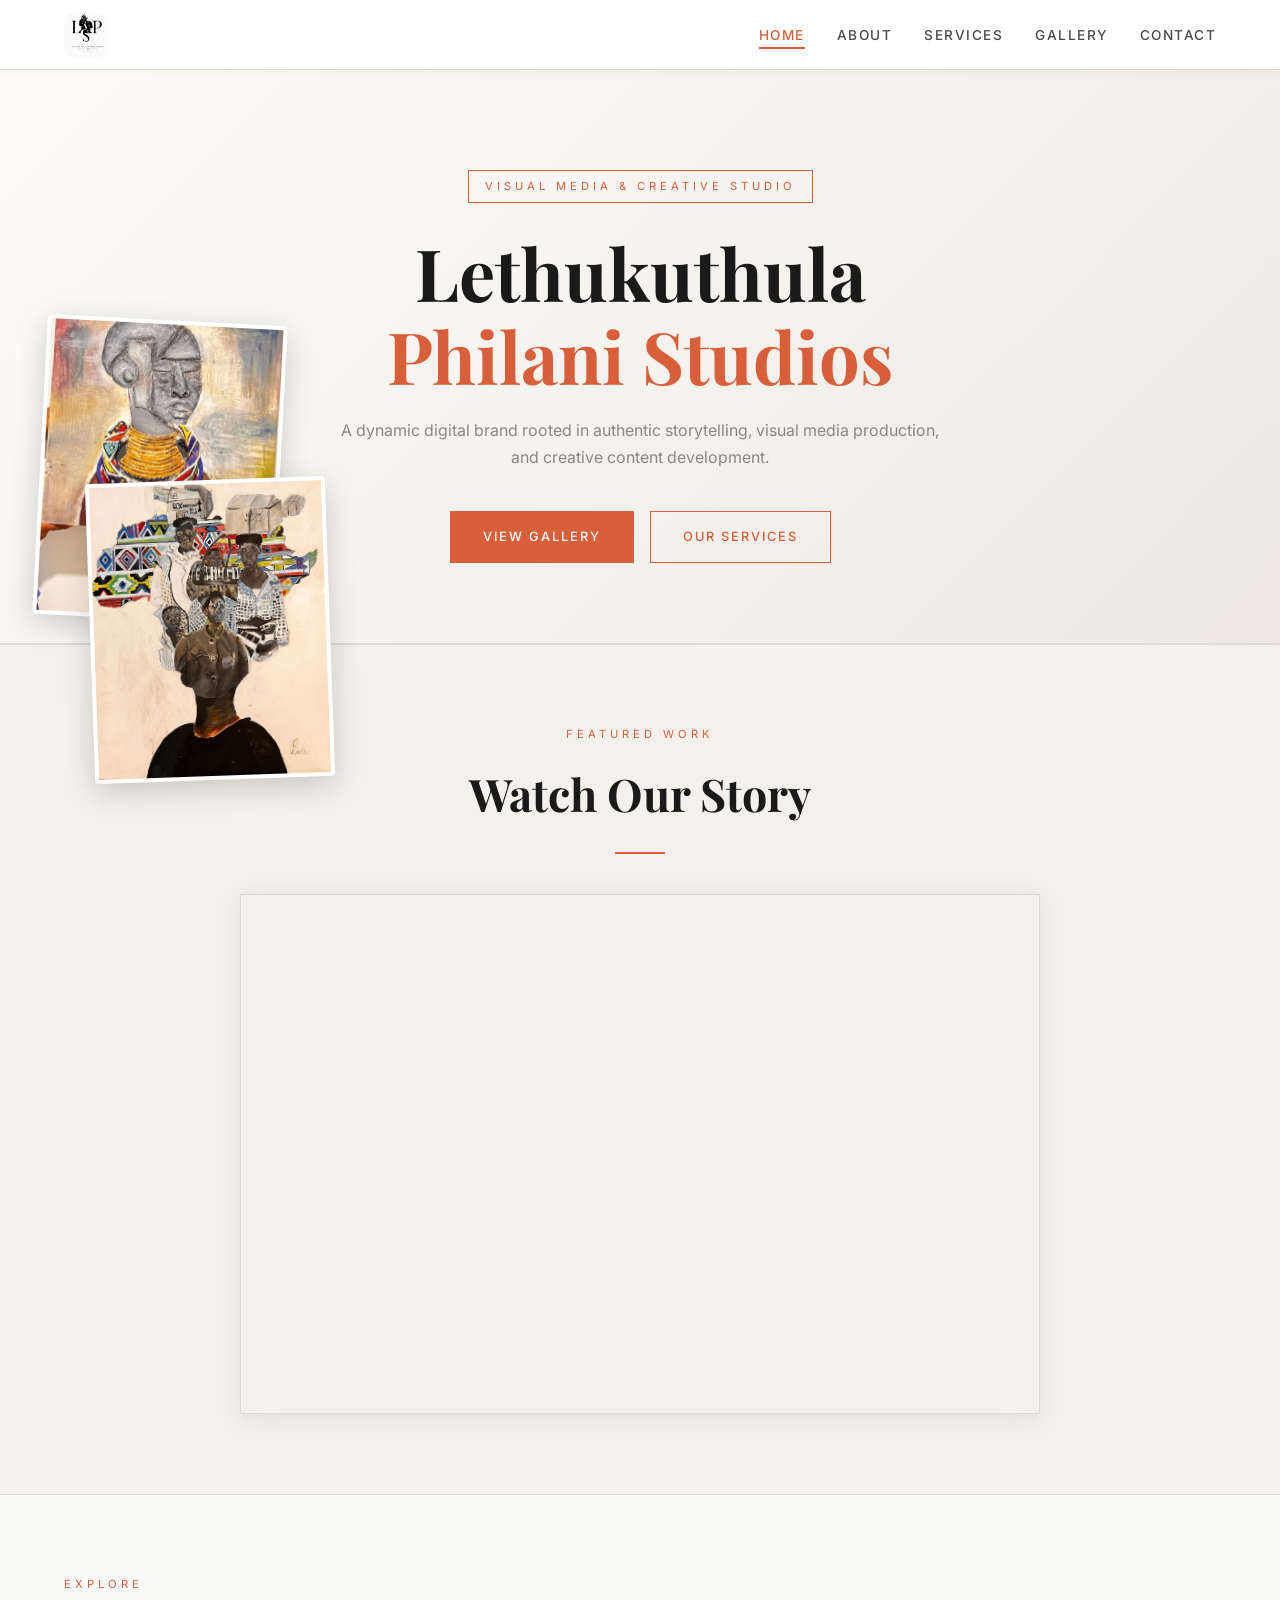
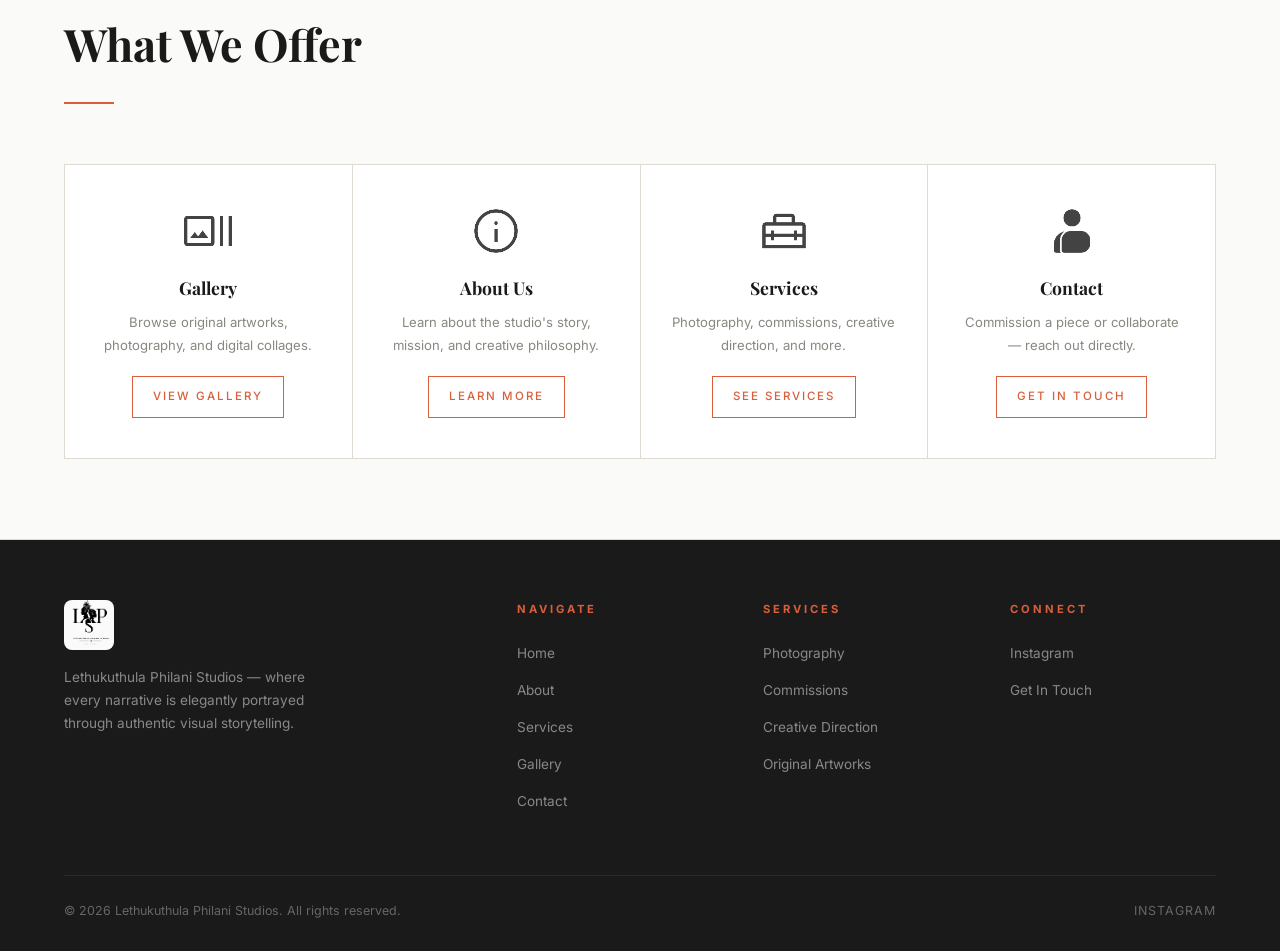
<file: LPS/index.html>
<!DOCTYPE html>
<html lang="en">
<head>
  <meta charset="UTF-8" />
  <meta name="viewport" content="width=device-width, initial-scale=1.0" />
  <title>Lethukuthula Philani Studios</title>
  <meta name="description" content="Lethukuthula Philani Studios — a dynamic creative studio rooted in authentic
                                    visual storytelling, photography, and original artworks." />
  <meta name="keywords" content="photography, creative studio, original artworks, visual storytelling, South Africa" />
  <meta name="author" content="Lethukuthula Philani Studios" />
  <link rel="stylesheet" href="style.css" />
</head>
<body>

  <header>
  <!-- TOP NAVIGATION -->
  <nav class="top-nav">
    <a href="index.html"><img src="Images/Logo.png" alt="Lethukuthula Philani Studios" class="nav-logo" /></a>
    <ul class="nav-links">
      <li><a href="index.html" class="active">Home</a></li>
      <li><a href="about.html">About</a></li>
      <li><a href="services.html">Services</a></li>
      <li><a href="gallery.html">Gallery</a></li>
      <li><a href="contact.html">Contact</a></li>
    </ul>
  </nav>
  </header>

  <main>
  <!-- COLLAGE STACK -->
  <div class="collage-stack">
    <img src="Images/Gallery/IMG_5814.jpg" alt="Artwork 1" class="collage-img collage-img--1" />
    <img src="Images/Gallery/IMG_5815.jpg" alt="Artwork 2" class="collage-img collage-img--2" />
    <img src="Images/Gallery/IMG_5816.jpg" alt="Artwork 3" class="collage-img collage-img--3" />
  </div>

  <!-- HERO -->
  <section class="hero">
    <span class="hero-tag">Visual Media &amp; Creative Studio</span>
    <h1>Lethukuthula<br /><span>Philani Studios</span></h1>
    <p>A dynamic digital brand rooted in authentic storytelling, visual media production, and creative content development.</p>
    <div class="btn-group">
      <a href="gallery.html" class="btn btn-fill">View Gallery</a>
      <a href="services.html" class="btn">Our Services</a>
    </div>
  </section>

  <!-- YOUTUBE VIDEO -->
  <section class="video-section">
    <p class="section-label">Featured Work</p>
    <h2 class="section-title">Watch Our Story</h2>
    <div class="divider" style="margin: 0 auto 0;"></div>
    <div class="video-wrapper">
    <iframe width="560" height="315"
        src="https://www.youtube.com/embed/Aqg0iFuCNMo?si=363zEilnjqGJO-Cw"
        title="YouTube video player" frameborder="0"
        allow="accelerometer; autoplay; clipboard-write; encrypted-media; gyroscope; picture-in-picture; web-share"
        referrerpolicy="strict-origin-when-cross-origin" allowfullscreen>
    </iframe>
    </div>
  </section>

  <!-- QUICK NAVIGATION CARDS -->
  <section class="section">
    <p class="section-label">Explore</p>
    <h2 class="section-title">What We Offer</h2>
    <div class="divider"></div>
    <div class="quick-grid">
      <div class="quick-card">
        <img src="Icons/gallery.png" alt="Gallery" class="icon" />
        <h3>Gallery</h3>
        <p>Browse original artworks, photography, and digital collages.</p>
        <a href="gallery.html" class="btn">View Gallery</a>
      </div>
      <div class="quick-card">
        <img src="Icons/about.png" alt="About Us" class="icon" />
        <h3>About Us</h3>
        <p>Learn about the studio's story, mission, and creative philosophy.</p>
        <a href="about.html" class="btn">Learn More</a>
      </div>
      <div class="quick-card">
        <img src="Icons/services.png" alt="Services" class="icon" />
        <h3>Services</h3>
        <p>Photography, commissions, creative direction, and more.</p>
        <a href="services.html" class="btn">See Services</a>
      </div>
      <div class="quick-card">
        <img src="Icons/contact.png" alt="Contact" class="icon" />
        <h3>Contact</h3>
        <p>Commission a piece or collaborate — reach out directly.</p>
        <a href="contact.html" class="btn">Get In Touch</a>
      </div>
    </div>
  </section>

  </main>

  <!-- FOOTER / BOTTOM NAVIGATION -->
  <footer class="footer">
    <div class="footer-grid">
      <div class="footer-brand">
        <a href="index.html"><img src="Images/Logo.png" alt="Lethukuthula Philani Studios" class="footer-logo" /></a>
        <p>Lethukuthula Philani Studios — where every narrative is elegantly portrayed through authentic visual storytelling.</p>
      </div>
      <div class="footer-col">
        <h4>Navigate</h4>
        <ul>
          <li><a href="index.html">Home</a></li>
          <li><a href="about.html">About</a></li>
          <li><a href="services.html">Services</a></li>
          <li><a href="gallery.html">Gallery</a></li>
          <li><a href="contact.html">Contact</a></li>
        </ul>
      </div>
      <div class="footer-col">
        <h4>Services</h4>
        <ul>
          <li><a href="services.html">Photography</a></li>
          <li><a href="services.html">Commissions</a></li>
          <li><a href="services.html">Creative Direction</a></li>
          <li><a href="services.html">Original Artworks</a></li>
        </ul>
      </div>
      <div class="footer-col">
        <h4>Connect</h4>
        <ul>
    <!-- If Needed, replace the social media links so the buttons can lead to the correct profiles -->
          <li><a href="https://www.instagram.com/lethukuthula_philani_studios?igsh=Y3llNGc0bjZza3Qw" target="_blank">Instagram</a></li>
          <li><a href="contact.html">Get In Touch</a></li>
        </ul>
      </div>
    </div>
    <div class="footer-bottom">
      <p>&copy; 2026 Lethukuthula Philani Studios. All rights reserved.</p>

    <!-- If Needed, replace the social media links so the buttons can lead to the correct profiles -->
      <div class="social-links">
        <a href="https://www.instagram.com/lethukuthula_philani_studios?igsh=Y3llNGc0bjZza3Qw" target="_blank">Instagram</a>
      </div>
    </div>
  </footer>

</body>
</html>
</file>
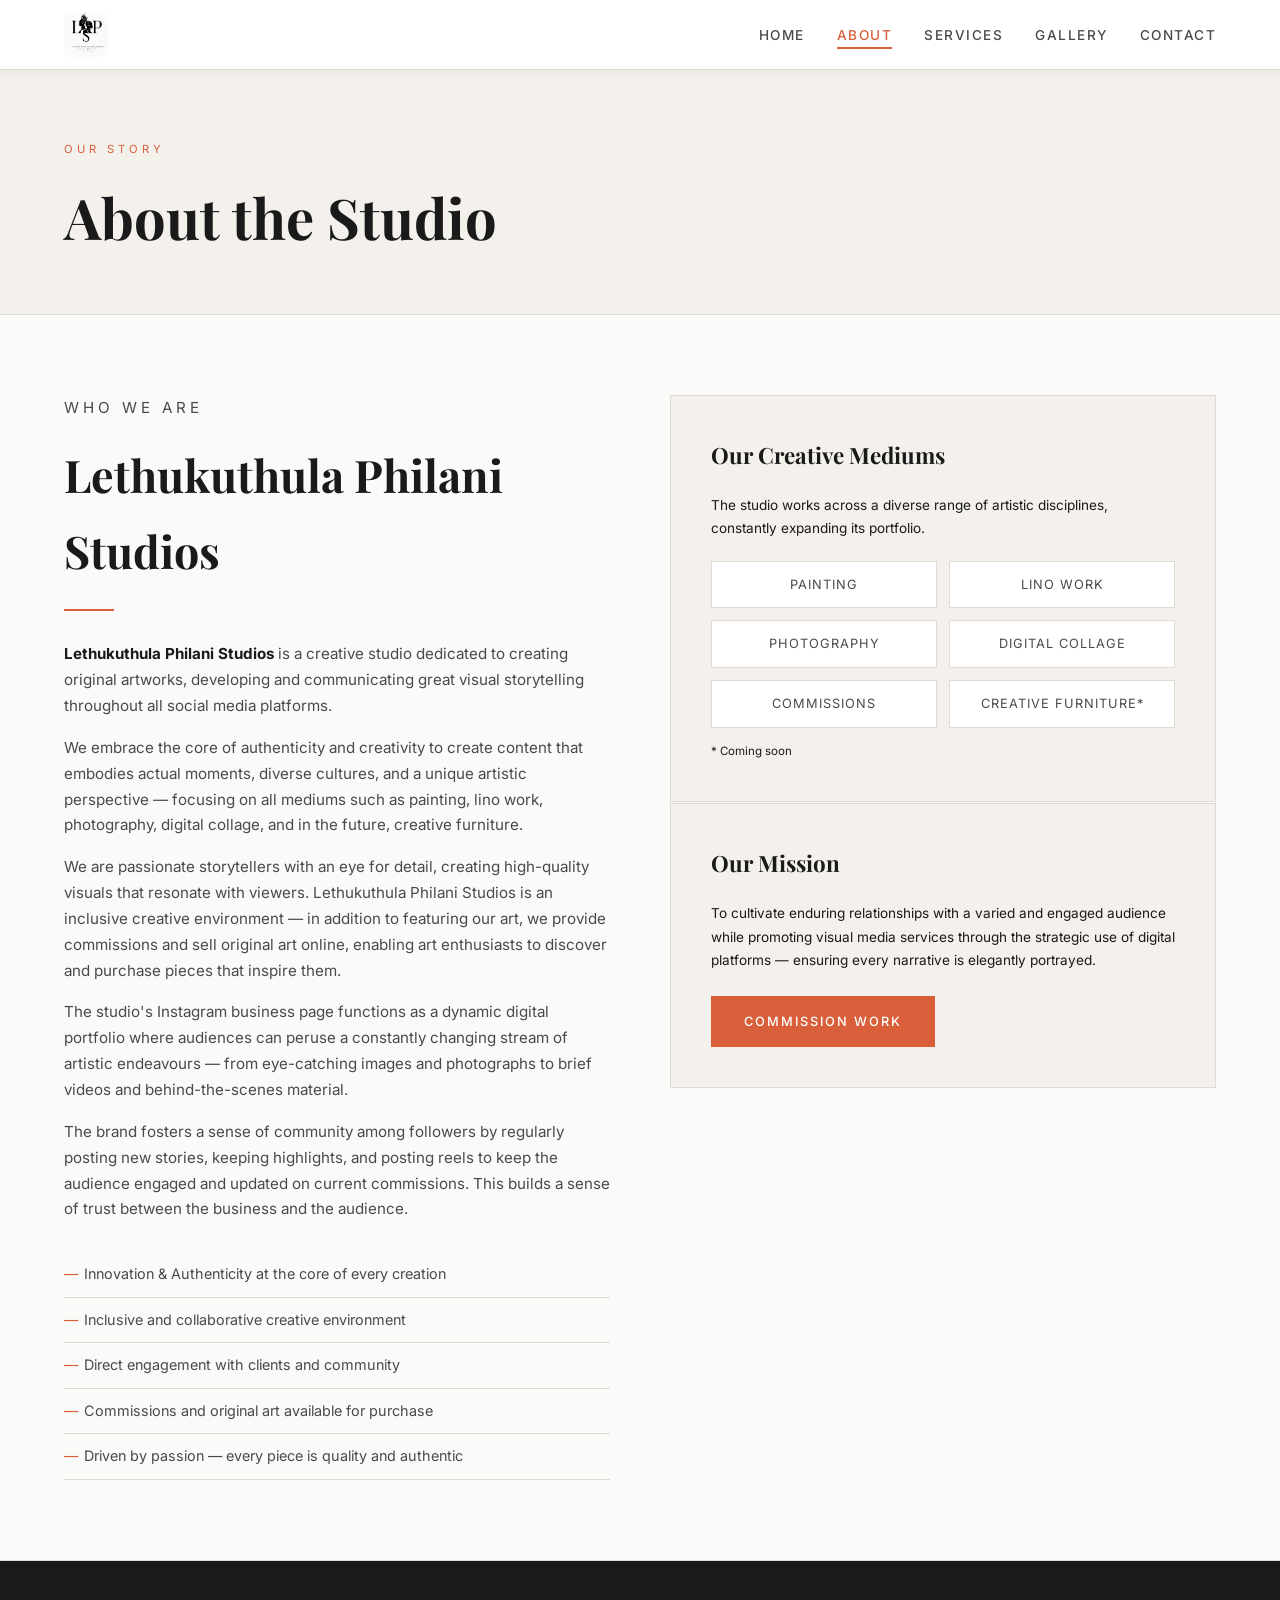
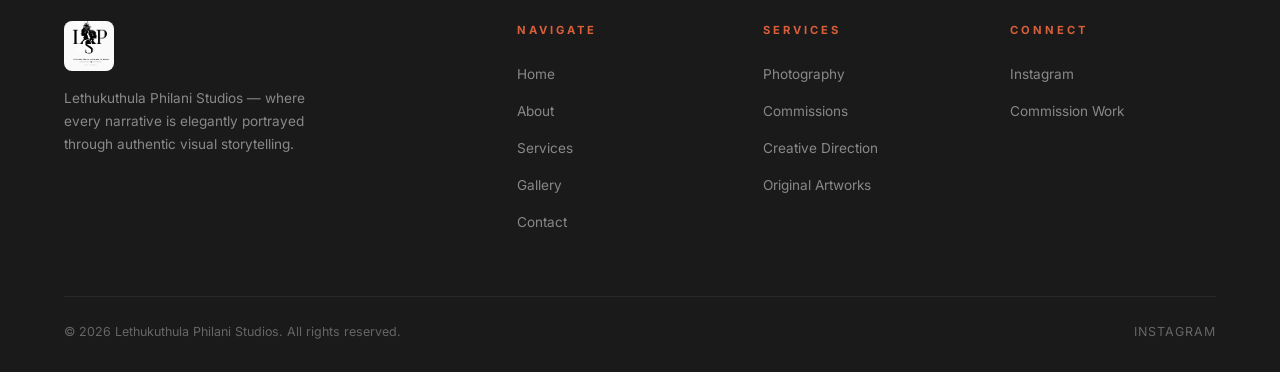
<file: LPS/about.html>
<!DOCTYPE html>
<html lang="en">
<head>
  <meta charset="UTF-8" />
  <meta name="viewport" content="width=device-width, initial-scale=1.0" />
  <title>About — Lethukuthula Philani Studios</title>
  <meta name="description" content="Learn about Lethukuthula Philani Studios — our story, mission, creative mediums, and artistic philosophy." />
  <meta name="keywords" content="about, creative studio, painting, lino work, photography, digital collage, South Africa" />
  <meta name="author" content="Lethukuthula Philani Studios" />
  <link rel="stylesheet" href="style.css" />
</head>
<body>

  <header>
  <nav class="top-nav">
    <a href="index.html"><img src="Images/Logo.png" alt="Lethukuthula Philani Studios" class="nav-logo" /></a>
    <ul class="nav-links">
      <li><a href="index.html">Home</a></li>
      <li><a href="about.html" class="active">About</a></li>
      <li><a href="services.html">Services</a></li>
      <li><a href="gallery.html">Gallery</a></li>
      <li><a href="contact.html">Contact</a></li>
    </ul>
  </nav>
  </header>

  <main>
  <div class="page-header">
    <p class="section-label">Our Story</p>
    <h1>About the Studio</h1>
  </div>

  <section class="section">
    <div class="about-grid">
      <div class="about-text">
        <p class="section-label">Who We Are</p>
        <h2 class="section-title">Lethukuthula Philani Studios</h2>
        <div class="divider"></div>
        <p>
          <strong>Lethukuthula Philani Studios</strong> is a creative studio dedicated to creating original artworks, developing and communicating great visual storytelling throughout all social media platforms.
        </p>
        <p>
          We embrace the core of authenticity and creativity to create content that embodies actual moments, diverse cultures, and a unique artistic perspective — focusing on all mediums such as painting, lino work, photography, digital collage, and in the future, creative furniture.
        </p>
        <p>
          We are passionate storytellers with an eye for detail, creating high-quality visuals that resonate with viewers. Lethukuthula Philani Studios is an inclusive creative environment — in addition to featuring our art, we provide commissions and sell original art online, enabling art enthusiasts to discover and purchase pieces that inspire them.
        </p>
        <p>
          The studio's Instagram business page functions as a dynamic digital portfolio where audiences can peruse a constantly changing stream of artistic endeavours — from eye-catching images and photographs to brief videos and behind-the-scenes material.
        </p>
        <p>
          The brand fosters a sense of community among followers by regularly posting new stories, keeping highlights, and posting reels to keep the audience engaged and updated on current commissions. This builds a sense of trust between the business and the audience.
        </p>

        <ul class="values-list" style="margin-top: 30px;">
          <li>Innovation &amp; Authenticity at the core of every creation</li>
          <li>Inclusive and collaborative creative environment</li>
          <li>Direct engagement with clients and community</li>
          <li>Commissions and original art available for purchase</li>
          <li>Driven by passion — every piece is quality and authentic</li>
        </ul>
      </div>

      <div>
        <div class="about-aside">
          <h3>Our Creative Mediums</h3>
          <p style="font-size:0.85rem; color: var(--grey); margin-bottom: 10px;">
            The studio works across a diverse range of artistic disciplines, constantly expanding its portfolio.
          </p>
          <div class="mediums-grid">
            <div class="medium-tag">Painting</div>
            <div class="medium-tag">Lino Work</div>
            <div class="medium-tag">Photography</div>
            <div class="medium-tag">Digital Collage</div>
            <div class="medium-tag">Commissions</div>
            <div class="medium-tag">Creative Furniture*</div>
          </div>
          <p style="font-size:0.72rem; color: var(--grey); margin-top: 14px;">* Coming soon</p>
        </div>

        <div class="about-aside" style="margin-top: 1px;">
          <h3>Our Mission</h3>
          <p style="font-size:0.85rem; color: var(--grey);">
            To cultivate enduring relationships with a varied and engaged audience while promoting visual media services through the strategic use of digital platforms — ensuring every narrative is elegantly portrayed.
          </p>
          <a href="contact.html" class="btn btn-fill" style="margin-top: 24px; display: inline-block;">Commission Work</a>
        </div>
      </div>
    </div>
  </section>

  </main>

  <footer class="footer">
    <div class="footer-grid">
      <div class="footer-brand">
        <a href="index.html"><img src="Images/Logo.png" alt="Lethukuthula Philani Studios" class="footer-logo" /></a>
        <p>Lethukuthula Philani Studios — where every narrative is elegantly portrayed through authentic visual storytelling.</p>
      </div>
      <div class="footer-col">
        <h4>Navigate</h4>
        <ul>
          <li><a href="index.html">Home</a></li>
          <li><a href="about.html">About</a></li>
          <li><a href="services.html">Services</a></li>
          <li><a href="gallery.html">Gallery</a></li>
          <li><a href="contact.html">Contact</a></li>
        </ul>
      </div>
      <div class="footer-col">
        <h4>Services</h4>
        <ul>
          <li><a href="services.html">Photography</a></li>
          <li><a href="services.html">Commissions</a></li>
          <li><a href="services.html">Creative Direction</a></li>
          <li><a href="services.html">Original Artworks</a></li>
        </ul>
      </div>
      <div class="footer-col">
        <h4>Connect</h4>
        <ul>
          <li><a href="https://www.instagram.com/lethukuthula_philani_studios?igsh=Y3llNGc0bjZza3Qw" target="_blank">Instagram</a></li>
          <li><a href="contact.html">Commission Work</a></li>
        </ul>
      </div>
    </div>
    <div class="footer-bottom">
      <p>&copy; 2026 Lethukuthula Philani Studios. All rights reserved.</p>
      <div class="social-links">
        <a href="https://www.instagram.com/lethukuthula_philani_studios?igsh=Y3llNGc0bjZza3Qw" target="_blank">Instagram</a>
      </div>
    </div>
  </footer>

</body>
</html>
</file>
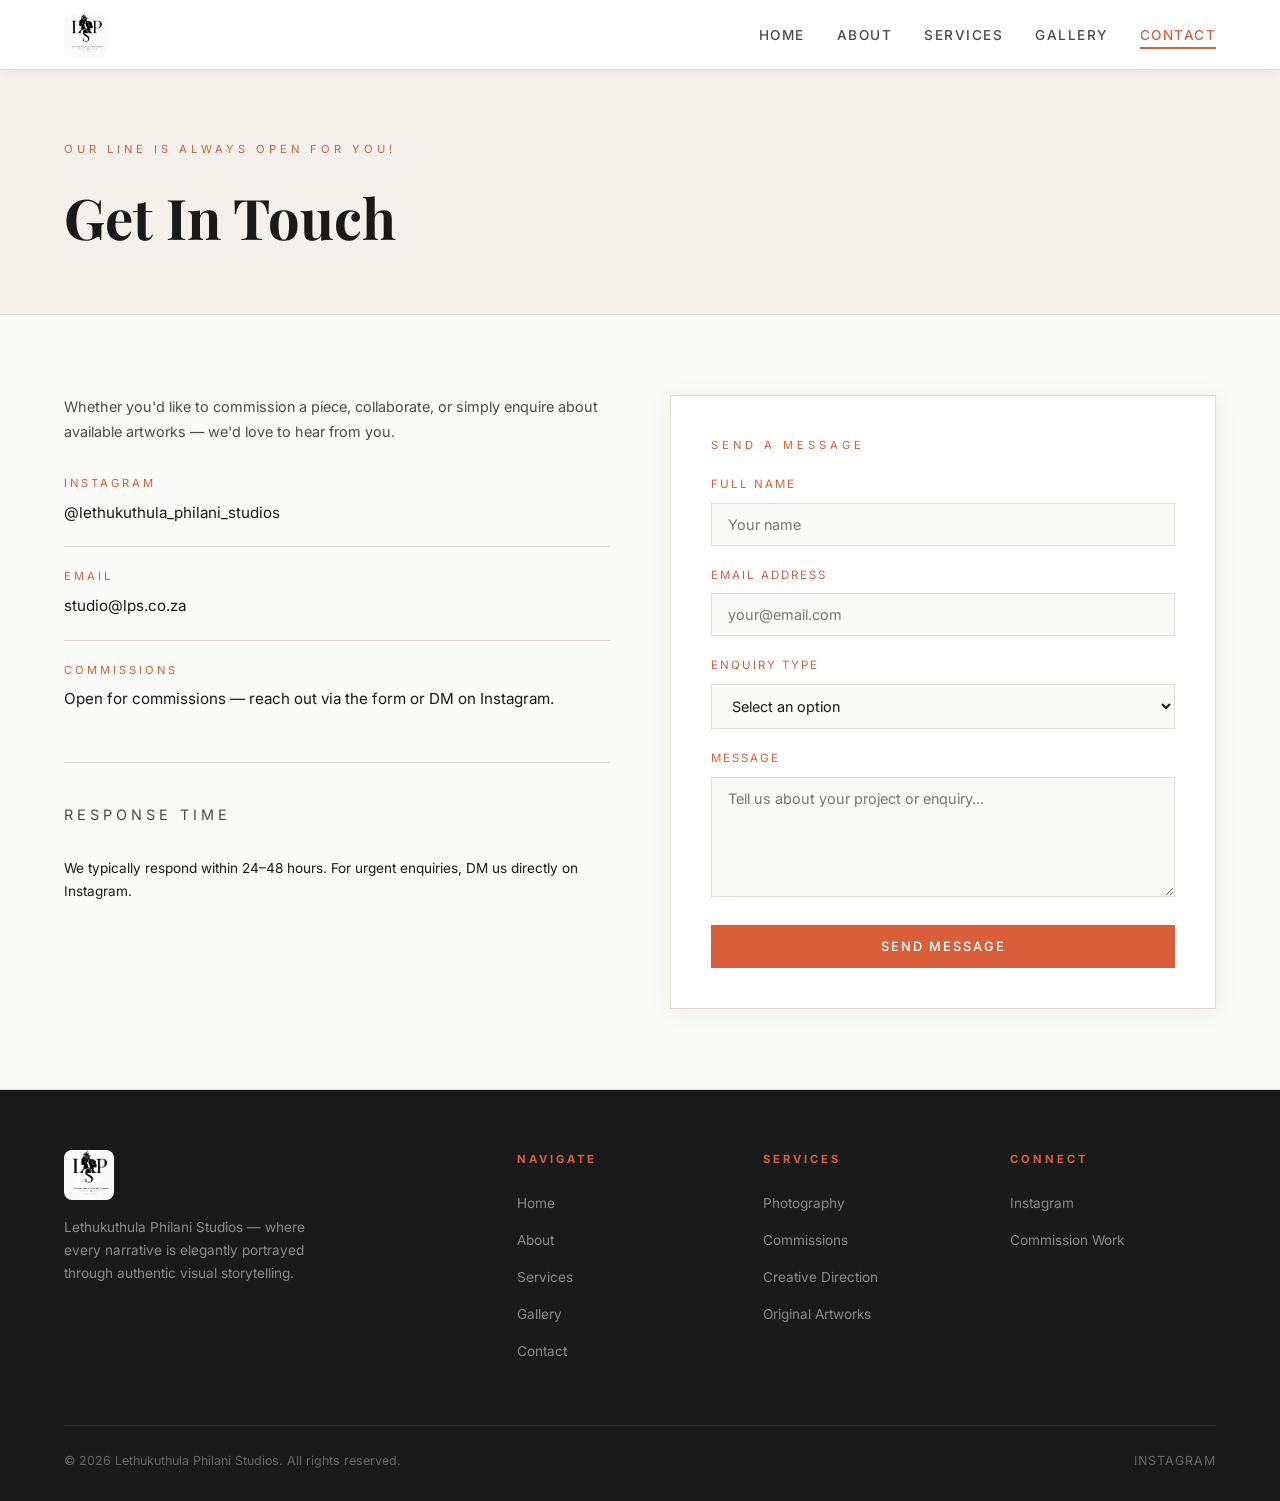
<file: LPS/contact.html>
<!DOCTYPE html>
<html lang="en">
<head>
  <meta charset="UTF-8" />
  <meta name="viewport" content="width=device-width, initial-scale=1.0" />
  <title>Contact — Lethukuthula Philani Studios</title>
  <meta name="description" content="Get in touch with Lethukuthula Philani Studios to commission artwork, collaborate, or enquire about photography and creative services." />
  <meta name="keywords" content="contact, commission artwork, photography, creative studio, South Africa" />
  <meta name="author" content="Lethukuthula Philani Studios" />
  <link rel="stylesheet" href="style.css" />
</head>
<body>

  <header>
  <nav class="top-nav">
    <a href="index.html"><img src="Images/Logo.png" alt="Lethukuthula Philani Studios" class="nav-logo" /></a>
    <ul class="nav-links">
      <li><a href="index.html">Home</a></li>
      <li><a href="about.html">About</a></li>
      <li><a href="services.html">Services</a></li>
      <li><a href="gallery.html">Gallery</a></li>
      <li><a href="contact.html" class="active">Contact</a></li>
    </ul>
  </nav>
  </header>

  <main>
  <div class="page-header">
    <p class="section-label">Our line is always open for you!</p>
    <h1>Get In Touch</h1>
  </div>

  <section class="section">
    <div class="contact-grid">
      <div class="contact-info">
        <p>Whether you'd like to commission a piece, collaborate, or simply enquire about available artworks — we'd love to hear from you.</p>

        <div class="contact-detail">
          <span>Instagram</span>
          <a href="https://www.instagram.com/lethukuthula_philani_studios?igsh=Y3llNGc0bjZza3Qw" target="_blank">@lethukuthula_philani_studios</a>
        </div>
        <div class="contact-detail">
          <span>Email</span>
          <a href="mailto:studio@lps.co.za">studio@lps.co.za</a>
        </div>
        <div class="contact-detail">
          <span>Commissions</span>
          <p>Open for commissions — reach out via the form or DM on Instagram.</p>
        </div>

        <div style="margin-top: 40px;">
          <p class="section-label">Response Time</p>
          <p style="color: var(--grey); font-size: 0.85rem; margin-top: 8px;">We typically respond within 24–48 hours. For urgent enquiries, DM us directly on Instagram.</p>
        </div>
      </div>

      <div class="contact-form">
        <p class="section-label" style="margin-bottom: 20px;">Send a Message</p>
        <form action="javascript:void(0)" onsubmit="validateForm()">
          <div class="form-group">
            <label for="name">Full Name</label>
            <input type="text" id="name" name="name" placeholder="Your name" required />
          </div>
          <div class="form-group">
            <label for="email">Email Address</label>
            <input type="email" id="email" name="email" placeholder="your@email.com" required />
          </div>
          <div class="form-group">
            <label for="subject">Enquiry Type</label>
            <select id="subject" name="subject">
              <option value="">Select an option</option>
              <option value="commission">Commission Artwork</option>
              <option value="purchase">Purchase Existing Work</option>
              <option value="photography">Photography / Shoot</option>
              <option value="collaboration">Collaboration</option>
              <option value="general">General Enquiry</option>
            </select>
          </div>
          <div class="form-group">
            <label for="message">Message</label>
            <textarea id="message" name="message" placeholder="Tell us about your project or enquiry..." required></textarea>
          </div>
          <button type="submit" class="btn btn-fill" style="width: 100%; border: none; cursor: pointer; font-family: 'Inter', sans-serif;">Send Message</button>
          <div id="form-msg" style="margin-top: 16px; font-size: 0.9rem; display: none;"></div>
        </form>
      </div>
    </div>
  </section>

  </main>

  <footer class="footer">
    <div class="footer-grid">
      <div class="footer-brand">
        <a href="index.html"><img src="Images/Logo.png" alt="Lethukuthula Philani Studios" class="footer-logo" /></a>
        <p>Lethukuthula Philani Studios — where every narrative is elegantly portrayed through authentic visual storytelling.</p>
      </div>
      <div class="footer-col">
        <h4>Navigate</h4>
        <ul>
          <li><a href="index.html">Home</a></li>
          <li><a href="about.html">About</a></li>
          <li><a href="services.html">Services</a></li>
          <li><a href="gallery.html">Gallery</a></li>
          <li><a href="contact.html">Contact</a></li>
        </ul>
      </div>
      <div class="footer-col">
        <h4>Services</h4>
        <ul>
          <li><a href="services.html">Photography</a></li>
          <li><a href="services.html">Commissions</a></li>
          <li><a href="services.html">Creative Direction</a></li>
          <li><a href="services.html">Original Artworks</a></li>
        </ul>
      </div>
      <div class="footer-col">
        <h4>Connect</h4>
        <ul>
          <li><a href="https://www.instagram.com/lethukuthula_philani_studios?igsh=Y3llNGc0bjZza3Qw" target="_blank">Instagram</a></li>
          <li><a href="contact.html">Commission Work</a></li>
        </ul>
      </div>
    </div>
    <div class="footer-bottom">
      <p>&copy; 2026 Lethukuthula Philani Studios. All rights reserved.</p>
      <div class="social-links">
        <a href="https://www.instagram.com/lethukuthula_philani_studios?igsh=Y3llNGc0bjZza3Qw" target="_blank">Instagram</a>
      </div>
    </div>
  </footer>

  <script>
    function validateForm() {
      const name = document.getElementById('name').value.trim();
      const email = document.getElementById('email').value.trim();
      const message = document.getElementById('message').value.trim();
      const msg = document.getElementById('form-msg');
      const emailRegex = /^[^\s@]+@[^\s@]+\.[^\s@]+$/;

      function showError(text) {
        msg.textContent = text;
        msg.style.color = '#b84a2a';
        msg.style.display = 'block';
      }

      if (!name) { showError('Please enter your full name.'); return; }
      if (!emailRegex.test(email)) { showError('Please enter a valid email address (e.g. name@example.com).'); return; }
      if (!message) { showError('Please enter a message.'); return; }

      document.getElementById('name').value = '';
      document.getElementById('email').value = '';
      document.getElementById('subject').value = '';
      document.getElementById('message').value = '';
      msg.textContent = 'Message sent successfully!';
      msg.style.color = '#2e7d32';
      msg.style.display = 'block';
    }
  </script>
</body>
</html>
</file>
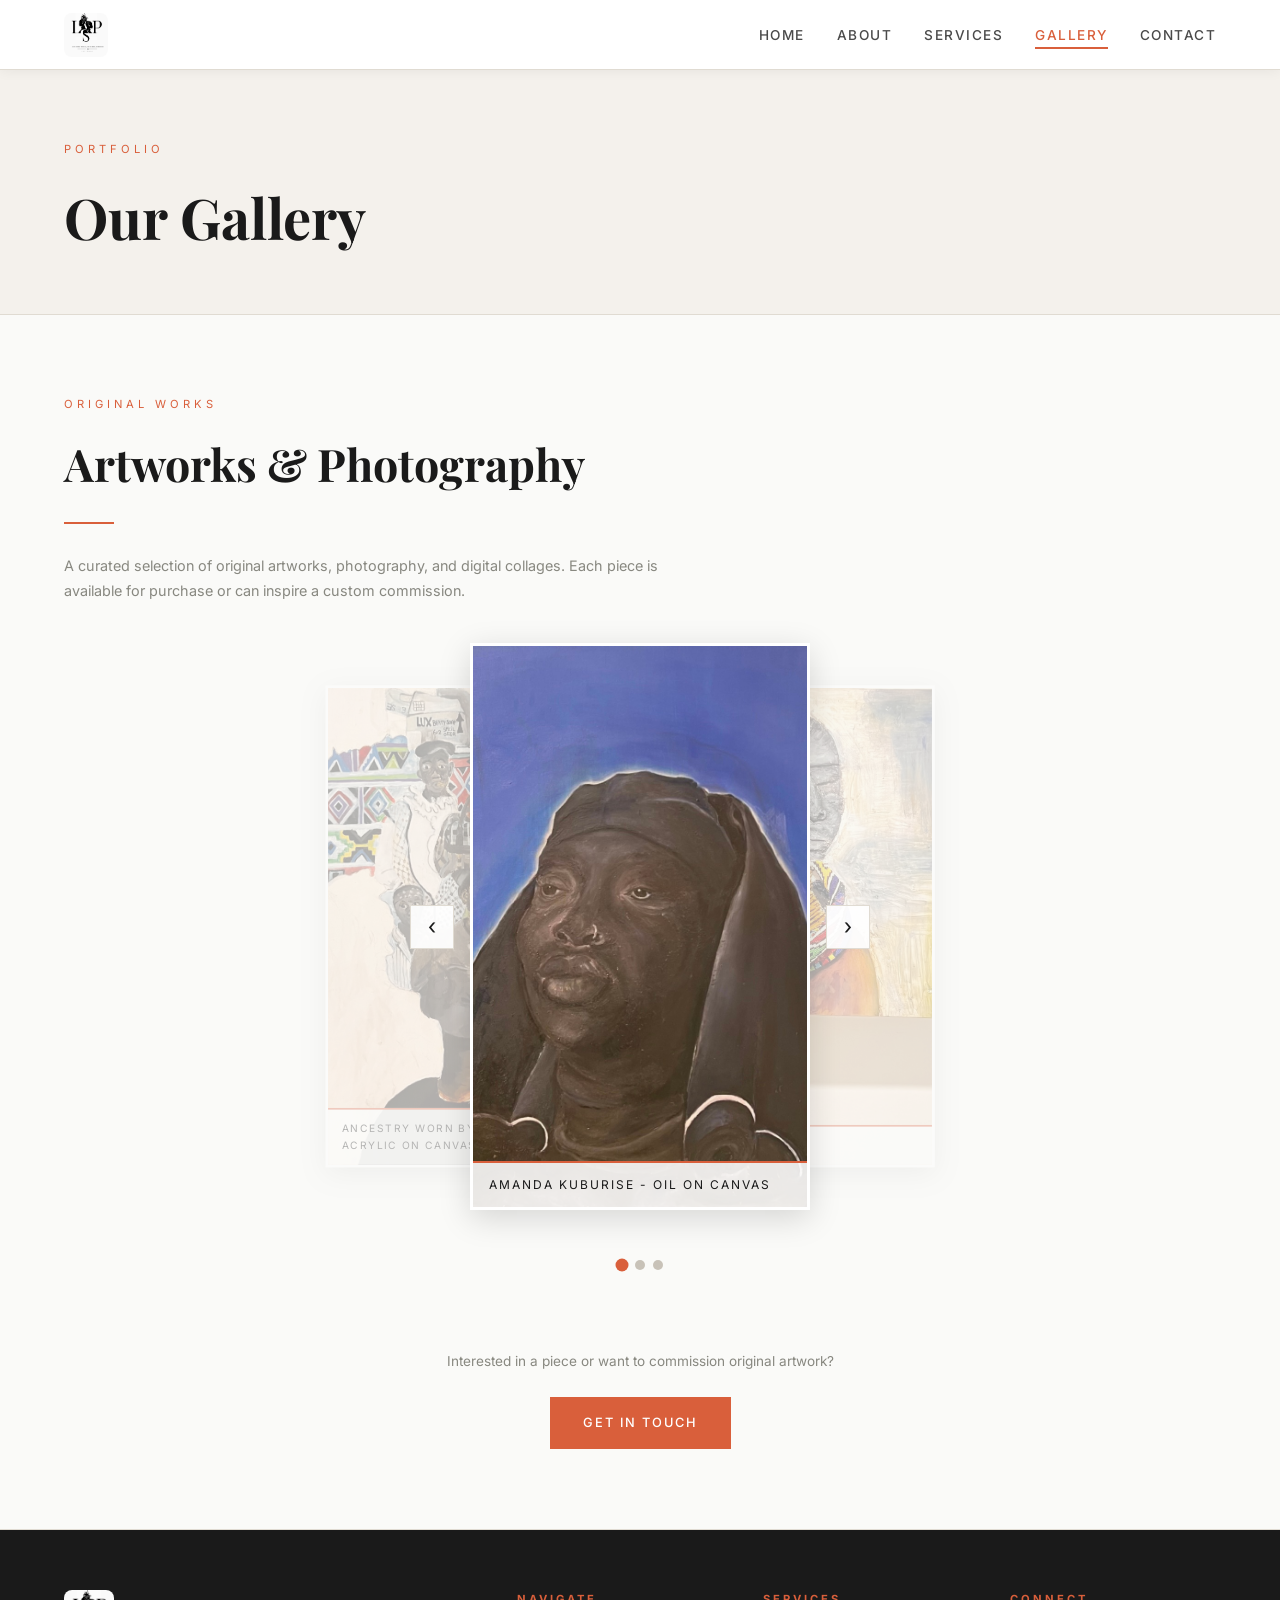
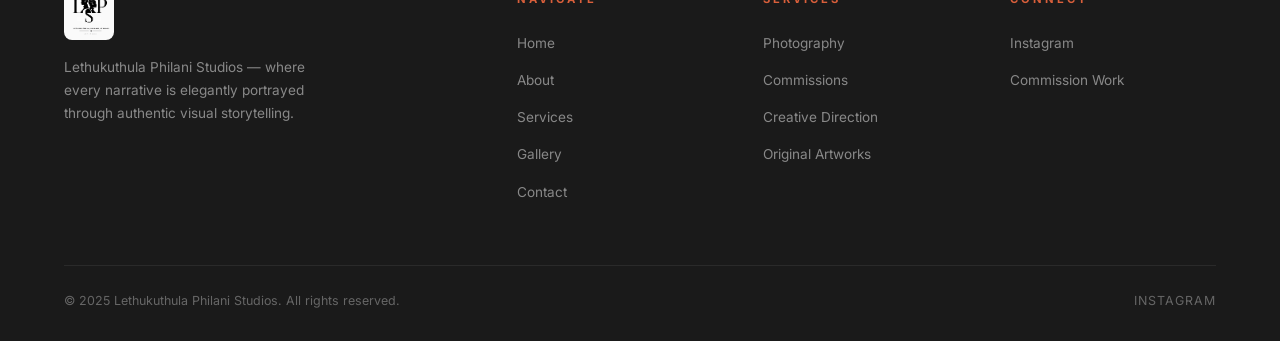
<file: LPS/gallery.html>
<!DOCTYPE html>
<html lang="en">
<head>
  <meta charset="UTF-8" />
  <meta name="viewport" content="width=device-width, initial-scale=1.0" />
  <title>Gallery — Lethukuthula Philani Studios</title>
  <meta name="description" content="Browse original artworks, photography, and digital collages by Lethukuthula Philani Studios. Available for purchase or commission." />
  <meta name="keywords" content="gallery, original artworks, photography, digital collage, portraits, South Africa" />
  <meta name="author" content="Lethukuthula Philani Studios" />
  <link rel="stylesheet" href="style.css" />
</head>
<body>

  <header>
  <nav class="top-nav">
    <a href="index.html"><img src="Images/Logo.png" alt="Lethukuthula Philani Studios" class="nav-logo" /></a>
    <ul class="nav-links">
      <li><a href="index.html">Home</a></li>
      <li><a href="about.html">About</a></li>
      <li><a href="services.html">Services</a></li>
      <li><a href="gallery.html" class="active">Gallery</a></li>
      <li><a href="contact.html">Contact</a></li>
    </ul>
  </nav>
  </header>

  <main>
  <div class="page-header">
    <p class="section-label">Portfolio</p>
    <h1>Our Gallery</h1>
  </div>

  <section class="section">
    <p class="section-label">Original Works</p>
    <h2 class="section-title">Artworks &amp; Photography</h2>
    <div class="divider"></div>
    <p style="color: var(--text-light); font-size: 0.9rem; margin-bottom: 40px; max-width: 600px;">
      A curated selection of original artworks, photography, and digital collages. Each piece is available for purchase or can inspire a custom commission.
    </p>

    <!-- STACKED SLIDESHOW -->
    <div class="slideshow">

      <input type="radio" name="slide" id="s1" checked />
      <input type="radio" name="slide" id="s2" />
      <input type="radio" name="slide" id="s3" />

      <div class="slide-stage">

        <div class="slide" id="slide1">
          <img src="Images/Gallery/IMG_5814.jpg" alt="Image 1" />
          <div class="slide-caption">Amanda Kuburise - Oil On Canvas</div>
        </div>

        <div class="slide" id="slide2">
          <img src="Images/Gallery/IMG_5815.jpg" alt="Image 2" />
          <div class="slide-caption">Isthola</div>
        </div>

        <div class="slide" id="slide3">
          <img src="Images/Gallery/IMG_5816.jpg" alt="Image 3" />
          <div class="slide-caption">Ancestry Worn By Women - Acrylic On Canvas</div>
        </div>

      </div>

      <!-- Prev / Next -->
      <div class="slide-controls">
        <label class="prev" for="s3" id="prev1"></label>
        <label class="next" for="s2" id="next1"></label>
      </div>
      <div class="slide-controls">
        <label class="prev" for="s1" id="prev2"></label>
        <label class="next" for="s3" id="next2"></label>
      </div>
      <div class="slide-controls">
        <label class="prev" for="s2" id="prev3"></label>
        <label class="next" for="s1" id="next3"></label>
      </div>

      <!-- Dots -->
      <div class="dots">
        <label for="s1"></label>
        <label for="s2"></label>
        <label for="s3"></label>
      </div>

    </div>

    <div style="margin-top: 60px; text-align: center;">
      <p style="color: var(--text-light); font-size: 0.85rem; margin-bottom: 24px;">Interested in a piece or want to commission original artwork?</p>
      <a href="contact.html" class="btn btn-fill">Get In Touch</a>
    </div>
  </section>

  </main>

  <footer class="footer">
    <div class="footer-grid">
      <div class="footer-brand">
        <a href="index.html"><img src="Images/Logo.png" alt="Lethukuthula Philani Studios" class="footer-logo" /></a>
        <p>Lethukuthula Philani Studios — where every narrative is elegantly portrayed through authentic visual storytelling.</p>
      </div>
      <div class="footer-col">
        <h4>Navigate</h4>
        <ul>
          <li><a href="index.html">Home</a></li>
          <li><a href="about.html">About</a></li>
          <li><a href="services.html">Services</a></li>
          <li><a href="gallery.html">Gallery</a></li>
          <li><a href="contact.html">Contact</a></li>
        </ul>
      </div>
      <div class="footer-col">
        <h4>Services</h4>
        <ul>
          <li><a href="services.html">Photography</a></li>
          <li><a href="services.html">Commissions</a></li>
          <li><a href="services.html">Creative Direction</a></li>
          <li><a href="services.html">Original Artworks</a></li>
        </ul>
      </div>
      <div class="footer-col">
        <h4>Connect</h4>
        <ul>
          <li><a href="https://www.instagram.com/lethukuthula_philani_studios?igsh=Y3llNGc0bjZza3Qw" target="_blank">Instagram</a></li>
          <li><a href="contact.html">Commission Work</a></li>
        </ul>
      </div>
    </div>
    <div class="footer-bottom">
      <p>&copy; 2025 Lethukuthula Philani Studios. All rights reserved.</p>
      <div class="social-links">
        <a href="https://www.instagram.com/lethukuthula_philani_studios?igsh=Y3llNGc0bjZza3Qw" target="_blank">Instagram</a>
      </div>
    </div>
  </footer>

</body>
</html>
</file>
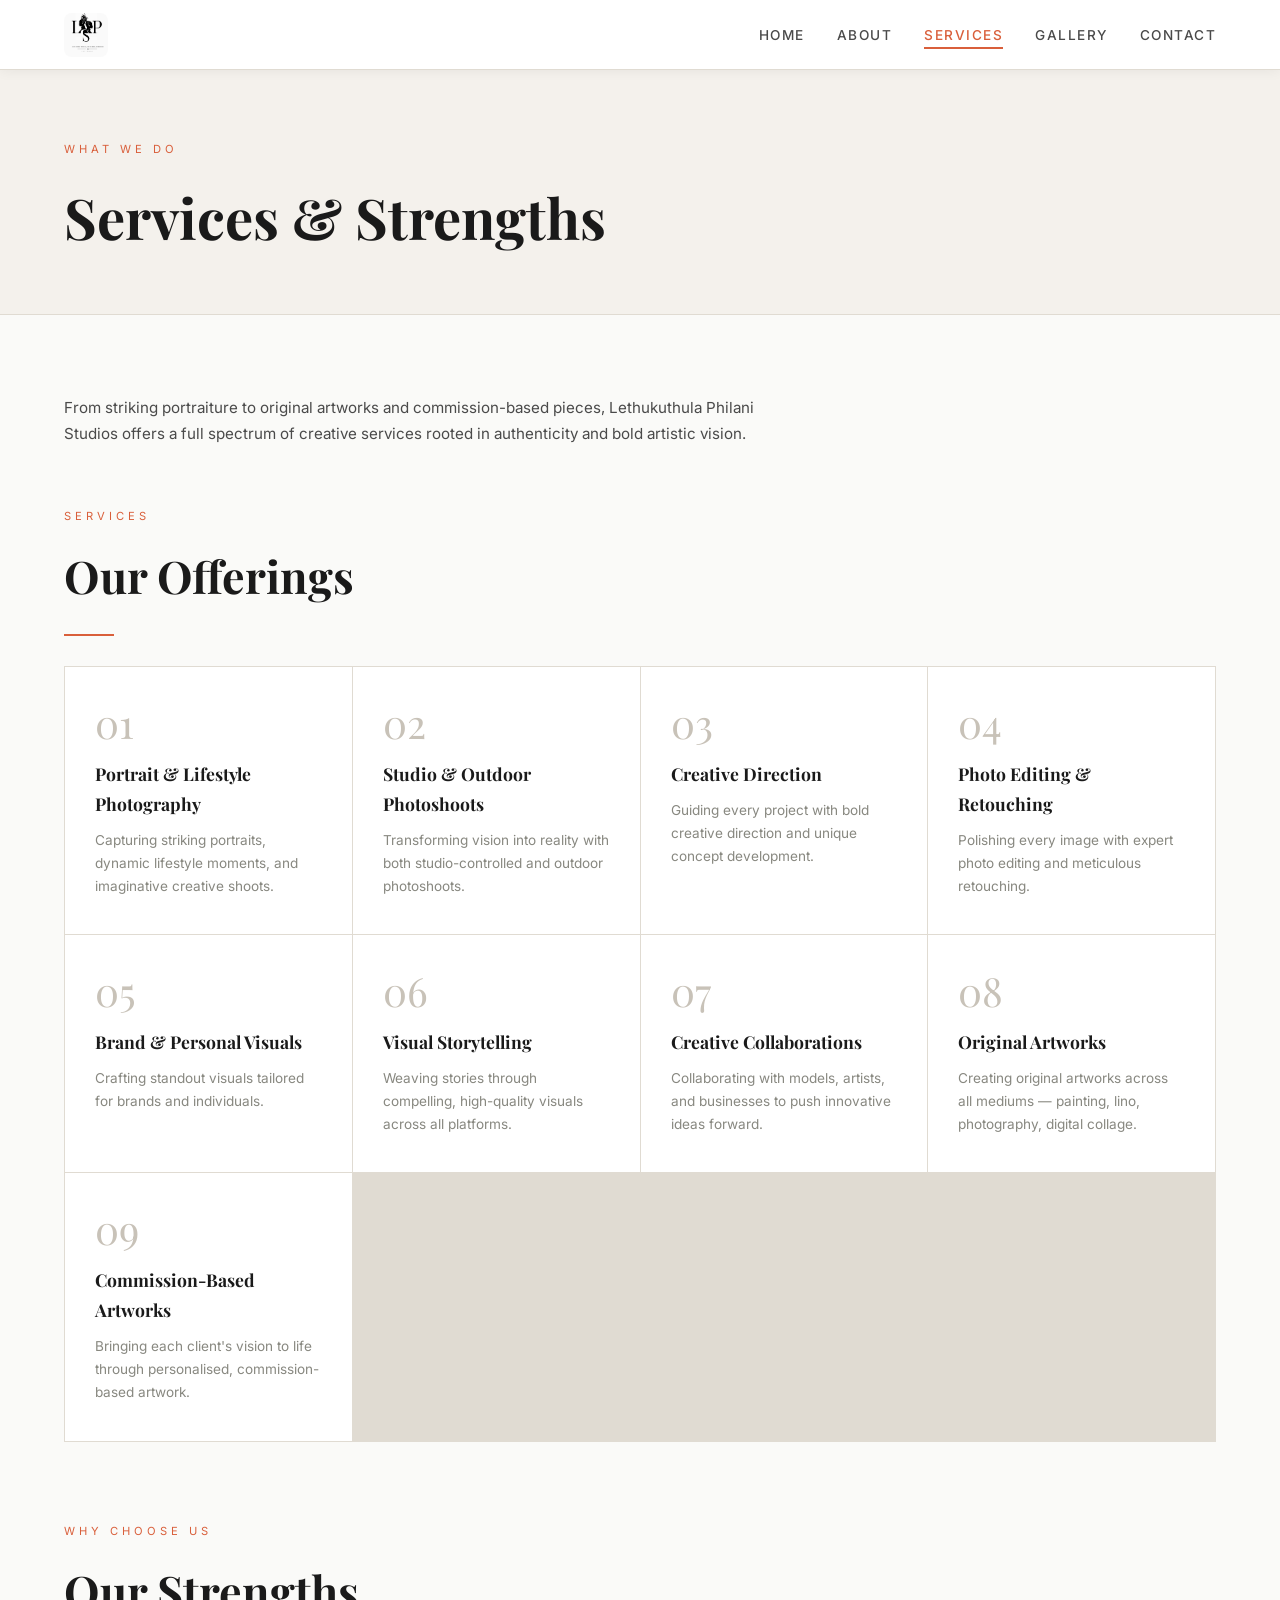
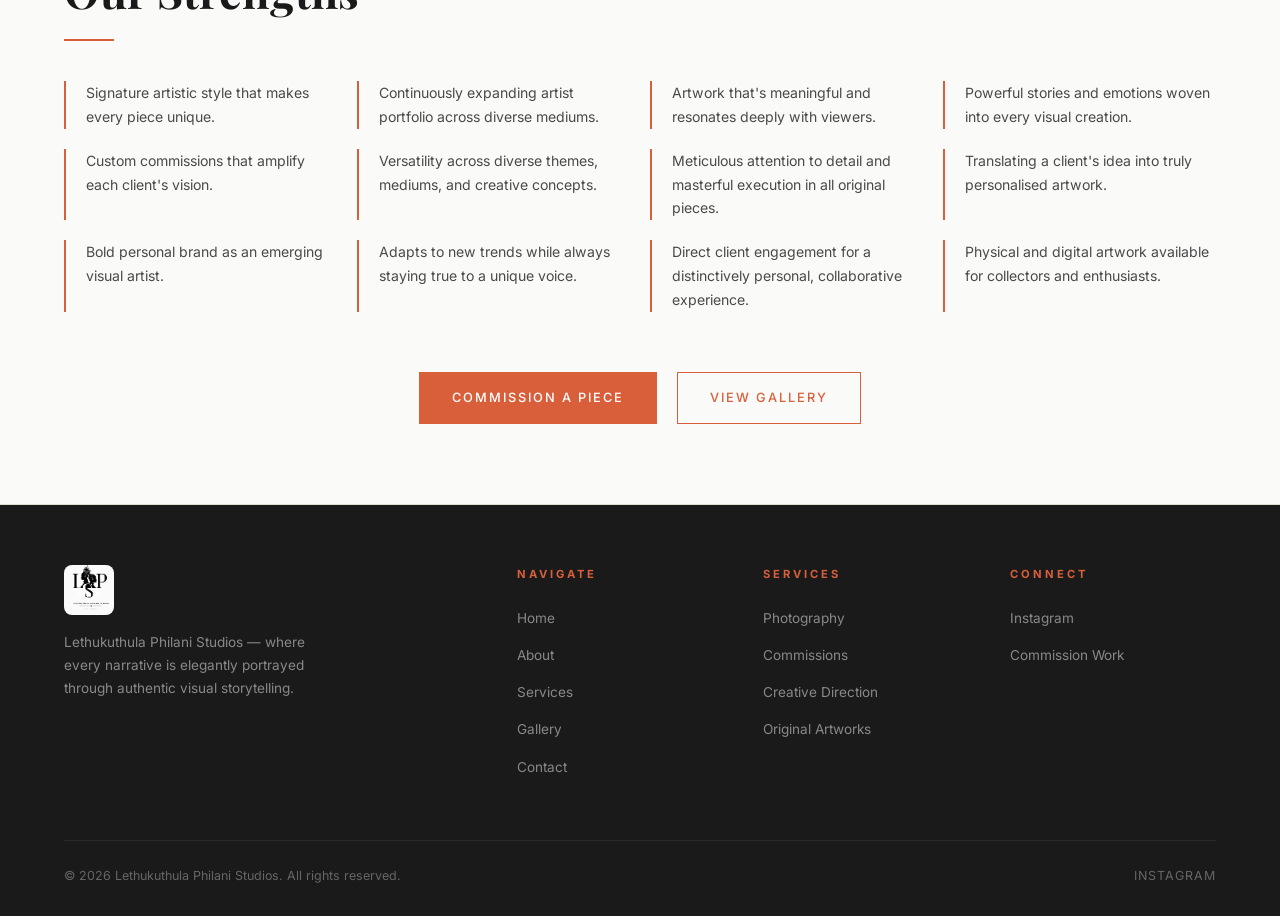
<file: LPS/services.html>
<!DOCTYPE html>
<html lang="en">
<head>
  <meta charset="UTF-8" />
  <meta name="viewport" content="width=device-width, initial-scale=1.0" />
  <title>Services — Lethukuthula Philani Studios</title>
  <meta name="description" content="Explore services offered by Lethukuthula Philani Studios — portrait photography, creative direction, commissions, and original artworks." />
  <meta name="keywords" content="photography, commissions, creative direction, portraits, events, original artworks, South Africa" />
  <meta name="author" content="Lethukuthula Philani Studios" />
  <link rel="stylesheet" href="style.css" />
</head>
<body>

  <header>
  <nav class="top-nav">
    <a href="index.html"><img src="Images/Logo.png" alt="Lethukuthula Philani Studios" class="nav-logo" /></a>
    <ul class="nav-links">
      <li><a href="index.html">Home</a></li>
      <li><a href="about.html">About</a></li>
      <li><a href="services.html" class="active">Services</a></li>
      <li><a href="gallery.html">Gallery</a></li>
      <li><a href="contact.html">Contact</a></li>
    </ul>
  </nav>
  </header>

  <main>
  <div class="page-header">
    <p class="section-label">What We Do</p>
    <h1>Services &amp; Strengths</h1>
  </div>

  <section class="section">
    <p class="services-intro">
      From striking portraiture to original artworks and commission-based pieces, Lethukuthula Philani Studios offers a full spectrum of creative services rooted in authenticity and bold artistic vision.
    </p>

    <p class="section-label">Services</p>
    <h2 class="section-title">Our Offerings</h2>
    <div class="divider"></div>

    <div class="services-grid">
      <div class="service-card">
        <div class="num">01</div>
        <h3>Portrait &amp; Lifestyle Photography</h3>
        <p>Capturing striking portraits, dynamic lifestyle moments, and imaginative creative shoots.</p>
      </div>
      <div class="service-card">
        <div class="num">02</div>
        <h3>Studio &amp; Outdoor Photoshoots</h3>
        <p>Transforming vision into reality with both studio-controlled and outdoor photoshoots.</p>
      </div>
      <div class="service-card">
        <div class="num">03</div>
        <h3>Creative Direction</h3>
        <p>Guiding every project with bold creative direction and unique concept development.</p>
      </div>
      <div class="service-card">
        <div class="num">04</div>
        <h3>Photo Editing &amp; Retouching</h3>
        <p>Polishing every image with expert photo editing and meticulous retouching.</p>
      </div>
      <div class="service-card">
        <div class="num">05</div>
        <h3>Brand &amp; Personal Visuals</h3>
        <p>Crafting standout visuals tailored for brands and individuals.</p>
      </div>
      <div class="service-card">
        <div class="num">06</div>
        <h3>Visual Storytelling</h3>
        <p>Weaving stories through compelling, high-quality visuals across all platforms.</p>
      </div>
      <div class="service-card">
        <div class="num">07</div>
        <h3>Creative Collaborations</h3>
        <p>Collaborating with models, artists, and businesses to push innovative ideas forward.</p>
      </div>
      <div class="service-card">
        <div class="num">08</div>
        <h3>Original Artworks</h3>
        <p>Creating original artworks across all mediums — painting, lino, photography, digital collage.</p>
      </div>
      <div class="service-card">
        <div class="num">09</div>
        <h3>Commission-Based Artworks</h3>
        <p>Bringing each client's vision to life through personalised, commission-based artwork.</p>
      </div>
    </div>

    <!-- STRENGTHS -->
    <div class="strengths-section">
      <p class="section-label">Why Choose Us</p>
      <h2 class="section-title">Our Strengths</h2>
      <div class="divider"></div>

      <div class="strengths-grid">
        <div class="strength-item">
          <p>Signature artistic style that makes every piece unique.</p>
        </div>
        <div class="strength-item">
          <p>Continuously expanding artist portfolio across diverse mediums.</p>
        </div>
        <div class="strength-item">
          <p>Artwork that's meaningful and resonates deeply with viewers.</p>
        </div>
        <div class="strength-item">
          <p>Powerful stories and emotions woven into every visual creation.</p>
        </div>
        <div class="strength-item">
          <p>Custom commissions that amplify each client's vision.</p>
        </div>
        <div class="strength-item">
          <p>Versatility across diverse themes, mediums, and creative concepts.</p>
        </div>
        <div class="strength-item">
          <p>Meticulous attention to detail and masterful execution in all original pieces.</p>
        </div>
        <div class="strength-item">
          <p>Translating a client's idea into truly personalised artwork.</p>
        </div>
        <div class="strength-item">
          <p>Bold personal brand as an emerging visual artist.</p>
        </div>
        <div class="strength-item">
          <p>Adapts to new trends while always staying true to a unique voice.</p>
        </div>
        <div class="strength-item">
          <p>Direct client engagement for a distinctively personal, collaborative experience.</p>
        </div>
        <div class="strength-item">
          <p>Physical and digital artwork available for collectors and enthusiasts.</p>
        </div>
      </div>

      <div style="margin-top: 60px; text-align: center;">
        <a href="contact.html" class="btn btn-fill">Commission a Piece</a>
        <a href="gallery.html" class="btn" style="margin-left: 16px;">View Gallery</a>
      </div>
    </div>
  </section>

  </main>

  <footer class="footer">
    <div class="footer-grid">
      <div class="footer-brand">
        <a href="index.html"><img src="Images/Logo.png" alt="Lethukuthula Philani Studios" class="footer-logo" /></a>
        <p>Lethukuthula Philani Studios — where every narrative is elegantly portrayed through authentic visual storytelling.</p>
      </div>
      <div class="footer-col">
        <h4>Navigate</h4>
        <ul>
          <li><a href="index.html">Home</a></li>
          <li><a href="about.html">About</a></li>
          <li><a href="services.html">Services</a></li>
          <li><a href="gallery.html">Gallery</a></li>
          <li><a href="contact.html">Contact</a></li>
        </ul>
      </div>
      <div class="footer-col">
        <h4>Services</h4>
        <ul>
          <li><a href="services.html">Photography</a></li>
          <li><a href="services.html">Commissions</a></li>
          <li><a href="services.html">Creative Direction</a></li>
          <li><a href="services.html">Original Artworks</a></li>
        </ul>
      </div>
      <div class="footer-col">
        <h4>Connect</h4>
        <ul>
          <li><a href="https://www.instagram.com/lethukuthula_philani_studios?igsh=Y3llNGc0bjZza3Qw" target="_blank">Instagram</a></li>
          <li><a href="contact.html">Commission Work</a></li>
        </ul>
      </div>
    </div>
    <div class="footer-bottom">
      <p>&copy; 2026 Lethukuthula Philani Studios. All rights reserved.</p>
      <div class="social-links">
        <a href="https://www.instagram.com/lethukuthula_philani_studios?igsh=Y3llNGc0bjZza3Qw" target="_blank">Instagram</a>
      </div>
    </div>
  </footer>

</body>
</html>
</file>
<file: LPS/style.css>
@import url('https://fonts.googleapis.com/css2?family=Playfair+Display:wght@400;700&family=Inter:wght@300;400;500&display=swap');

*, *::before, *::after { box-sizing: border-box; margin: 0; padding: 0; }

:root {
  --white:      #ffffff;
  --bg:         #fafaf8;
  --bg2:        #f4f1ec;
  --bg3:        #ede9e2;
  --accent:     #d95f3b;
  --accent-dark:#b84a2a;
  --text:       #1a1a1a;
  --text-mid:   #4a4a4a;
  --text-light: #888880;
  --border:     #e0dbd2;
  --border-dark:#c8c2b8;
}

body {
  font-family: 'Inter', sans-serif;
  background-color: var(--bg);
  color: var(--text);
  line-height: 1.7;
}

a { text-decoration: none; color: inherit; }

/* ── COLLAGE STACK ── */
.collage-stack {
  position: fixed;
  top: 160px;
  left: 20px;
  z-index: 50;
  width: 320px;
  height: 620px;
  pointer-events: none;
}

.collage-img {
  position: absolute;
  width: 240px;
  height: 300px;
  object-fit: cover;
  border: 4px solid var(--white);
  box-shadow: 0 8px 30px rgba(0,0,0,0.18);
  border-radius: 4px;
  pointer-events: all;
  transition: transform 0.3s ease, box-shadow 0.3s ease;
}

.collage-img:hover {
  box-shadow: 0 16px 40px rgba(0,0,0,0.28);
  z-index: 55;
}

.collage-img--1 {
  top: 0;
  left: 60px;
  transform: rotate(-6deg);
  z-index: 51;
  animation: collage-exit-1 linear both;
  animation-timeline: scroll();
  animation-range: 0% 40%;
}

.collage-img--2 {
  top: 160px;
  left: 20px;
  transform: rotate(3deg);
  z-index: 52;
  animation: collage-exit-2 linear both;
  animation-timeline: scroll();
  animation-range: 5% 45%;
}

.collage-img--3 {
  top: 320px;
  left: 70px;
  transform: rotate(-2deg);
  z-index: 53;
  animation: collage-exit-3 linear both;
  animation-timeline: scroll();
  animation-range: 10% 50%;
}

.collage-img--1:hover { transform: rotate(-6deg) scale(1.05); }
.collage-img--2:hover { transform: rotate(3deg) scale(1.05); }
.collage-img--3:hover { transform: rotate(-2deg) scale(1.05); }

@keyframes collage-exit-1 {
  0%   { transform: rotate(-6deg) translateX(0) translateY(0); opacity: 1; }
  100% { transform: rotate(-25deg) translateX(-320px) translateY(-80px); opacity: 0; }
}

@keyframes collage-exit-2 {
  0%   { transform: rotate(3deg) translateX(0) translateY(0); opacity: 1; }
  100% { transform: rotate(20deg) translateX(-280px) translateY(60px); opacity: 0; }
}

@keyframes collage-exit-3 {
  0%   { transform: rotate(-2deg) translateX(0) translateY(0); opacity: 1; }
  100% { transform: rotate(-18deg) translateX(-300px) translateY(-40px); opacity: 0; }
}

@media (max-width: 1024px) {
  .collage-stack { display: none; }
}


.top-nav {
  position: sticky;
  top: 0;
  z-index: 100;
  background-color: var(--white);
  border-bottom: 1px solid var(--border);
  padding: 0 5%;
  display: flex;
  align-items: center;
  justify-content: space-between;
  height: 70px;
  box-shadow: 0 1px 12px rgba(0,0,0,0.06);
}

.nav-logo {
  height: 44px;
  width: auto;
  display: block;
  object-fit: contain;
  border-radius: 8px;
}

.nav-links {
  list-style: none;
  display: flex;
  gap: 2rem;
}

.nav-links a {
  font-size: 0.85rem;
  font-weight: 500;
  letter-spacing: 1.5px;
  text-transform: uppercase;
  color: var(--text-mid);
  padding-bottom: 4px;
  border-bottom: 2px solid transparent;
  transition: color 0.2s, border-color 0.2s;
}

.nav-links a:hover,
.nav-links a.active {
  color: var(--accent);
  border-bottom-color: var(--accent);
}

/* ── HERO ── */
.hero {
  background-color: var(--bg2);
  background-image: linear-gradient(135deg, #fdfcfa 0%, #f4f1ec 60%, #ede9e2 100%);
  text-align: center;
  padding: 100px 5% 80px;
  border-bottom: 1px solid var(--border);
}

.hero-tag {
  display: inline-block;
  font-size: 0.7rem;
  letter-spacing: 4px;
  text-transform: uppercase;
  color: var(--accent);
  border: 1px solid var(--accent);
  padding: 6px 16px;
  margin-bottom: 28px;
}

.hero h1 {
  font-family: 'Playfair Display', serif;
  font-size: clamp(2.2rem, 6vw, 4.5rem);
  font-weight: 700;
  color: var(--text);
  line-height: 1.15;
  margin-bottom: 20px;
}

.hero h1 span { color: var(--accent); }

.hero p {
  max-width: 620px;
  margin: 0 auto 40px;
  color: var(--text-light);
  font-size: 1rem;
}

.btn-group { display: flex; gap: 1rem; justify-content: center; flex-wrap: wrap; }

.btn {
  display: inline-block;
  padding: 14px 32px;
  font-size: 0.8rem;
  font-weight: 500;
  letter-spacing: 2px;
  text-transform: uppercase;
  border: 1px solid var(--accent);
  color: var(--accent);
  background: transparent;
  cursor: pointer;
  transition: background 0.2s, color 0.2s;
}

.btn:hover { background: var(--accent); color: var(--white); }

.btn-fill { background: var(--accent); color: var(--white); }
.btn-fill:hover { background: var(--accent-dark); border-color: var(--accent-dark); }

/* ── SECTION ── */
.section { padding: 80px 5%; }

.section-label {
  font-size: 0.7rem;
  letter-spacing: 4px;
  text-transform: uppercase;
  color: var(--accent);
  margin-bottom: 12px;
}

.section-title {
  font-family: 'Playfair Display', serif;
  font-size: clamp(1.8rem, 4vw, 2.8rem);
  color: var(--text);
  margin-bottom: 20px;
}

.divider {
  width: 50px;
  height: 2px;
  background: var(--accent);
  margin-bottom: 30px;
}

/* ── VIDEO SECTION ── */
.video-section {
  background-color: var(--bg2);
  padding: 80px 5%;
  text-align: center;
  border-top: 1px solid var(--border);
  border-bottom: 1px solid var(--border);
}

.video-wrapper {
  position: relative;
  max-width: 800px;
  margin: 40px auto 0;
  padding-bottom: 45%;
  height: 0;
  overflow: hidden;
  border: 1px solid var(--border);
  box-shadow: 0 4px 24px rgba(0,0,0,0.08);
}

.video-wrapper iframe {
  position: absolute;
  top: 0; left: 0;
  width: 100%; height: 100%;
  border: none;
}

/* ── QUICK LINKS GRID ── */
.quick-grid {
  display: grid;
  grid-template-columns: repeat(auto-fit, minmax(200px, 1fr));
  gap: 1px;
  background-color: var(--border);
  border: 1px solid var(--border);
  margin-top: 60px;
}

.quick-card {
  background-color: var(--white);
  padding: 40px 30px;
  text-align: center;
  transition: background 0.2s, box-shadow 0.2s;
}

.quick-card:hover {
  background-color: var(--bg2);
  box-shadow: inset 0 -3px 0 var(--accent);
}

.quick-card .icon {
  width: 52px;
  height: 52px;
  object-fit: contain;
  margin: 0 auto 16px;
  display: block;
}

.quick-card h3 {
  font-family: 'Playfair Display', serif;
  font-size: 1.1rem;
  color: var(--text);
  margin-bottom: 8px;
}

.quick-card p {
  font-size: 0.82rem;
  color: var(--text-light);
  margin-bottom: 20px;
}

.quick-card .btn { font-size: 0.72rem; padding: 10px 20px; }

/* ── ABOUT PAGE ── */
.about-grid {
  display: grid;
  grid-template-columns: 1fr 1fr;
  gap: 60px;
  align-items: start;
}

.about-text p {
  color: var(--text-mid);
  margin-bottom: 16px;
  font-size: 0.95rem;
}

.about-text p strong { color: var(--text); }

.values-list { list-style: none; margin-top: 10px; }

.values-list li {
  padding: 10px 0 10px 20px;
  border-bottom: 1px solid var(--border);
  font-size: 0.9rem;
  color: var(--text-mid);
  position: relative;
}

.values-list li::before {
  content: '—';
  position: absolute;
  left: 0;
  color: var(--accent);
}

.about-aside {
  background-color: var(--bg2);
  border: 1px solid var(--border);
  padding: 40px;
}

.about-aside h3 {
  font-family: 'Playfair Display', serif;
  font-size: 1.4rem;
  color: var(--text);
  margin-bottom: 20px;
}

.mediums-grid {
  display: grid;
  grid-template-columns: 1fr 1fr;
  gap: 12px;
  margin-top: 20px;
}

.medium-tag {
  background-color: var(--white);
  border: 1px solid var(--border);
  padding: 12px;
  text-align: center;
  font-size: 0.8rem;
  letter-spacing: 1px;
  text-transform: uppercase;
  color: var(--text-mid);
  transition: border-color 0.2s, color 0.2s;
}

.medium-tag:hover { border-color: var(--accent); color: var(--accent); }

/* ── SERVICES PAGE ── */
.services-intro {
  max-width: 700px;
  color: var(--text-mid);
  font-size: 0.95rem;
  margin-bottom: 60px;
}

.services-grid {
  display: grid;
  grid-template-columns: repeat(auto-fit, minmax(280px, 1fr));
  gap: 1px;
  background-color: var(--border);
  border: 1px solid var(--border);
  margin-bottom: 80px;
}

.service-card {
  background-color: var(--white);
  padding: 36px 30px;
  transition: background 0.2s, box-shadow 0.2s;
}

.service-card:hover {
  background-color: var(--bg2);
  box-shadow: inset 0 -3px 0 var(--accent);
}

.service-card .num {
  font-family: 'Playfair Display', serif;
  font-size: 2.5rem;
  color: var(--border-dark);
  line-height: 1;
  margin-bottom: 16px;
}

.service-card h3 {
  font-family: 'Playfair Display', serif;
  font-size: 1.1rem;
  color: var(--text);
  margin-bottom: 10px;
}

.service-card p { font-size: 0.85rem; color: var(--text-light); }

.strengths-section { margin-top: 20px; }
.strengths-section .section-title { margin-bottom: 10px; }

.strengths-grid {
  display: grid;
  grid-template-columns: repeat(auto-fit, minmax(260px, 1fr));
  gap: 20px;
  margin-top: 40px;
}

.strength-item {
  border-left: 2px solid var(--accent);
  padding-left: 20px;
}

.strength-item p { font-size: 0.88rem; color: var(--text-mid); }

/* ── GALLERY PAGE ── */

.slideshow input[type="radio"] { display: none; }

.slideshow {
  position: relative;
  width: 100%;
  padding-bottom: 80px;
}

/* Stage holds all stacked slides */
.slide-stage {
  position: relative;
  width: 340px;
  margin: 0 auto;
  height: calc(340px * 5 / 3);
}

/* All slides stacked on top of each other */
.slide {
  position: absolute;
  top: 0;
  left: 0;
  width: 100%;
  height: 100%;
  opacity: 0.35;
  transform: scale(0.88);
  transition: opacity 0.5s ease, transform 0.5s ease, left 0.5s ease;
  border: 3px solid var(--white);
  box-shadow: 0 8px 30px rgba(0,0,0,0.15);
  overflow: hidden;
}

.slide img {
  width: 100%;
  height: 100%;
  object-fit: cover;
  display: block;
}

.slide-caption {
  position: absolute;
  bottom: 0; left: 0; right: 0;
  background: rgba(255,255,255,0.88);
  padding: 12px 16px;
  font-size: 0.75rem;
  letter-spacing: 2px;
  text-transform: uppercase;
  color: var(--text);
  border-top: 2px solid var(--accent);
}

/* Default back positions — left and right peek */
#slide1 { z-index: 1; left: -60px; }
#slide2 { z-index: 1; left: 60px; }
#slide3 { z-index: 1; left: 0px; }

/* s1 active — slide1 front, others peek behind */
#s1:checked ~ .slide-stage #slide1 {
  opacity: 1;
  transform: scale(1);
  z-index: 10;
  left: 0;
}
#s1:checked ~ .slide-stage #slide2 {
  opacity: 0.3;
  transform: scale(0.85);
  z-index: 5;
  left: 150px;
}
#s1:checked ~ .slide-stage #slide3 {
  opacity: 0.3;
  transform: scale(0.85);
  z-index: 4;
  left: -170px;
}

/* s2 active */
#s2:checked ~ .slide-stage #slide2 {
  opacity: 1;
  transform: scale(1);
  z-index: 10;
  left: 0;
}
#s2:checked ~ .slide-stage #slide1 {
  opacity: 0.3;
  transform: scale(0.85);
  z-index: 5;
  left: -170px;
}
#s2:checked ~ .slide-stage #slide3 {
  opacity: 0.3;
  transform: scale(0.85);
  z-index: 4;
  left: 170px;
}

/* s3 active */
#s3:checked ~ .slide-stage #slide3 {
  opacity: 1;
  transform: scale(1);
  z-index: 10;
  left: 0;
}
#s3:checked ~ .slide-stage #slide1 {
  opacity: 0.3;
  transform: scale(0.85);
  z-index: 4;
  left: 170px;
}
#s3:checked ~ .slide-stage #slide2 {
  opacity: 0.3;
  transform: scale(0.85);
  z-index: 5;
  left: -170px;
}

/* Prev / Next controls */
.slide-controls { display: none; }

#s1:checked ~ .slide-controls:nth-of-type(2) { display: block; }
#s2:checked ~ .slide-controls:nth-of-type(3) { display: block; }
#s3:checked ~ .slide-controls:nth-of-type(4) { display: block; }

.prev, .next {
  position: absolute;
  top: calc(340px * 5 / 3 / 2);
  transform: translateY(-50%);
  background: rgba(255,255,255,0.92);
  border: 1px solid var(--border);
  color: var(--text);
  width: 44px;
  height: 44px;
  display: flex;
  align-items: center;
  justify-content: center;
  cursor: pointer;
  font-size: 1.4rem;
  line-height: 1;
  transition: background 0.2s, color 0.2s;
  z-index: 20;
}

.prev:hover, .next:hover { background: var(--accent); color: var(--white); border-color: var(--accent); }

.prev { left: calc(50% - 340px / 2 - 60px); }
.next { right: calc(50% - 340px / 2 - 60px); }

.prev::before { content: '‹'; }
.next::before { content: '›'; }

/* Dots */
.dots {
  position: absolute;
  bottom: 20px;
  left: 50%;
  transform: translateX(-50%);
  display: flex;
  gap: 8px;
  z-index: 20;
}

.dots label {
  width: 10px;
  height: 10px;
  border-radius: 50%;
  background: var(--border-dark);
  cursor: pointer;
  display: block;
  transition: background 0.2s, transform 0.2s;
}

.dots label:hover { background: var(--accent); }

#s1:checked ~ .dots label:nth-child(1),
#s2:checked ~ .dots label:nth-child(2),
#s3:checked ~ .dots label:nth-child(3) {
  background: var(--accent);
  transform: scale(1.3);
}

/* ── CONTACT PAGE ── */
.contact-grid {
  display: grid;
  grid-template-columns: 1fr 1fr;
  gap: 60px;
  align-items: start;
}

.contact-info p {
  color: var(--text-mid);
  font-size: 0.9rem;
  margin-bottom: 30px;
}

.contact-detail {
  margin-bottom: 20px;
  padding-bottom: 20px;
  border-bottom: 1px solid var(--border);
}

.contact-detail span {
  display: block;
  font-size: 0.7rem;
  letter-spacing: 3px;
  text-transform: uppercase;
  color: var(--accent);
  margin-bottom: 6px;
}

.contact-detail a, .contact-detail p {
  color: var(--text);
  font-size: 0.95rem;
}

.contact-form {
  background-color: var(--white);
  border: 1px solid var(--border);
  padding: 40px;
  box-shadow: 0 4px 24px rgba(0,0,0,0.06);
}

.form-group { margin-bottom: 20px; }

.form-group label {
  display: block;
  font-size: 0.72rem;
  letter-spacing: 2px;
  text-transform: uppercase;
  color: var(--accent);
  margin-bottom: 8px;
}

.form-group input,
.form-group textarea,
.form-group select {
  width: 100%;
  background-color: var(--bg);
  border: 1px solid var(--border);
  color: var(--text);
  padding: 12px 16px;
  font-family: 'Inter', sans-serif;
  font-size: 0.9rem;
  outline: none;
  transition: border-color 0.2s, box-shadow 0.2s;
}

.form-group input:focus,
.form-group textarea:focus,
.form-group select:focus {
  border-color: var(--accent);
  box-shadow: 0 0 0 3px rgba(217, 95, 59, 0.1);
}

.form-group textarea { resize: vertical; min-height: 120px; }
.form-group select option { background-color: var(--white); }

/* ── FOOTER ── */
.footer {
  background-color: var(--text);
  border-top: 1px solid var(--border);
  padding: 60px 5% 30px;
}

.footer-grid {
  display: grid;
  grid-template-columns: 2fr 1fr 1fr 1fr;
  gap: 40px;
  margin-bottom: 50px;
}

.footer-logo {
  height: 50px;
  width: auto;
  display: block;
  object-fit: contain;
  margin-bottom: 16px;
  border-radius: 8px;
}

.footer-brand p { font-size: 0.85rem; color: #888; max-width: 280px; }

.footer-col h4 {
  font-size: 0.7rem;
  letter-spacing: 3px;
  text-transform: uppercase;
  color: var(--accent);
  margin-bottom: 20px;
}

.footer-col ul { list-style: none; }
.footer-col ul li { margin-bottom: 10px; }

.footer-col ul li a {
  font-size: 0.85rem;
  color: #888;
  transition: color 0.2s;
}

.footer-col ul li a:hover { color: var(--white); }

.footer-bottom {
  border-top: 1px solid #2a2a2a;
  padding-top: 24px;
  display: flex;
  justify-content: space-between;
  align-items: center;
  flex-wrap: wrap;
  gap: 10px;
}

.footer-bottom p { font-size: 0.78rem; color: #666; }

.social-links { display: flex; gap: 16px; }

.social-links a {
  font-size: 0.78rem;
  letter-spacing: 1px;
  text-transform: uppercase;
  color: #666;
  transition: color 0.2s;
}

.social-links a:hover { color: var(--accent); }

/* ── PAGE HEADER ── */
.page-header {
  background-color: var(--bg2);
  border-bottom: 1px solid var(--border);
  padding: 70px 5% 50px;
}

.page-header .section-label { margin-bottom: 10px; }

.page-header h1 {
  font-family: 'Playfair Display', serif;
  font-size: clamp(2rem, 5vw, 3.5rem);
  color: var(--text);
}

/* ── RESPONSIVE ── */
@media (max-width: 768px) {
  .nav-links { gap: 1rem; }
  .nav-links a { font-size: 0.75rem; }
  .about-grid, .contact-grid { grid-template-columns: 1fr; }
  .footer-grid { grid-template-columns: 1fr 1fr; }
  .video-wrapper { padding-bottom: 56.25%; }
}

@media (max-width: 480px) {
  .nav-links { display: none; }
  .footer-grid { grid-template-columns: 1fr; }
}
</file>
